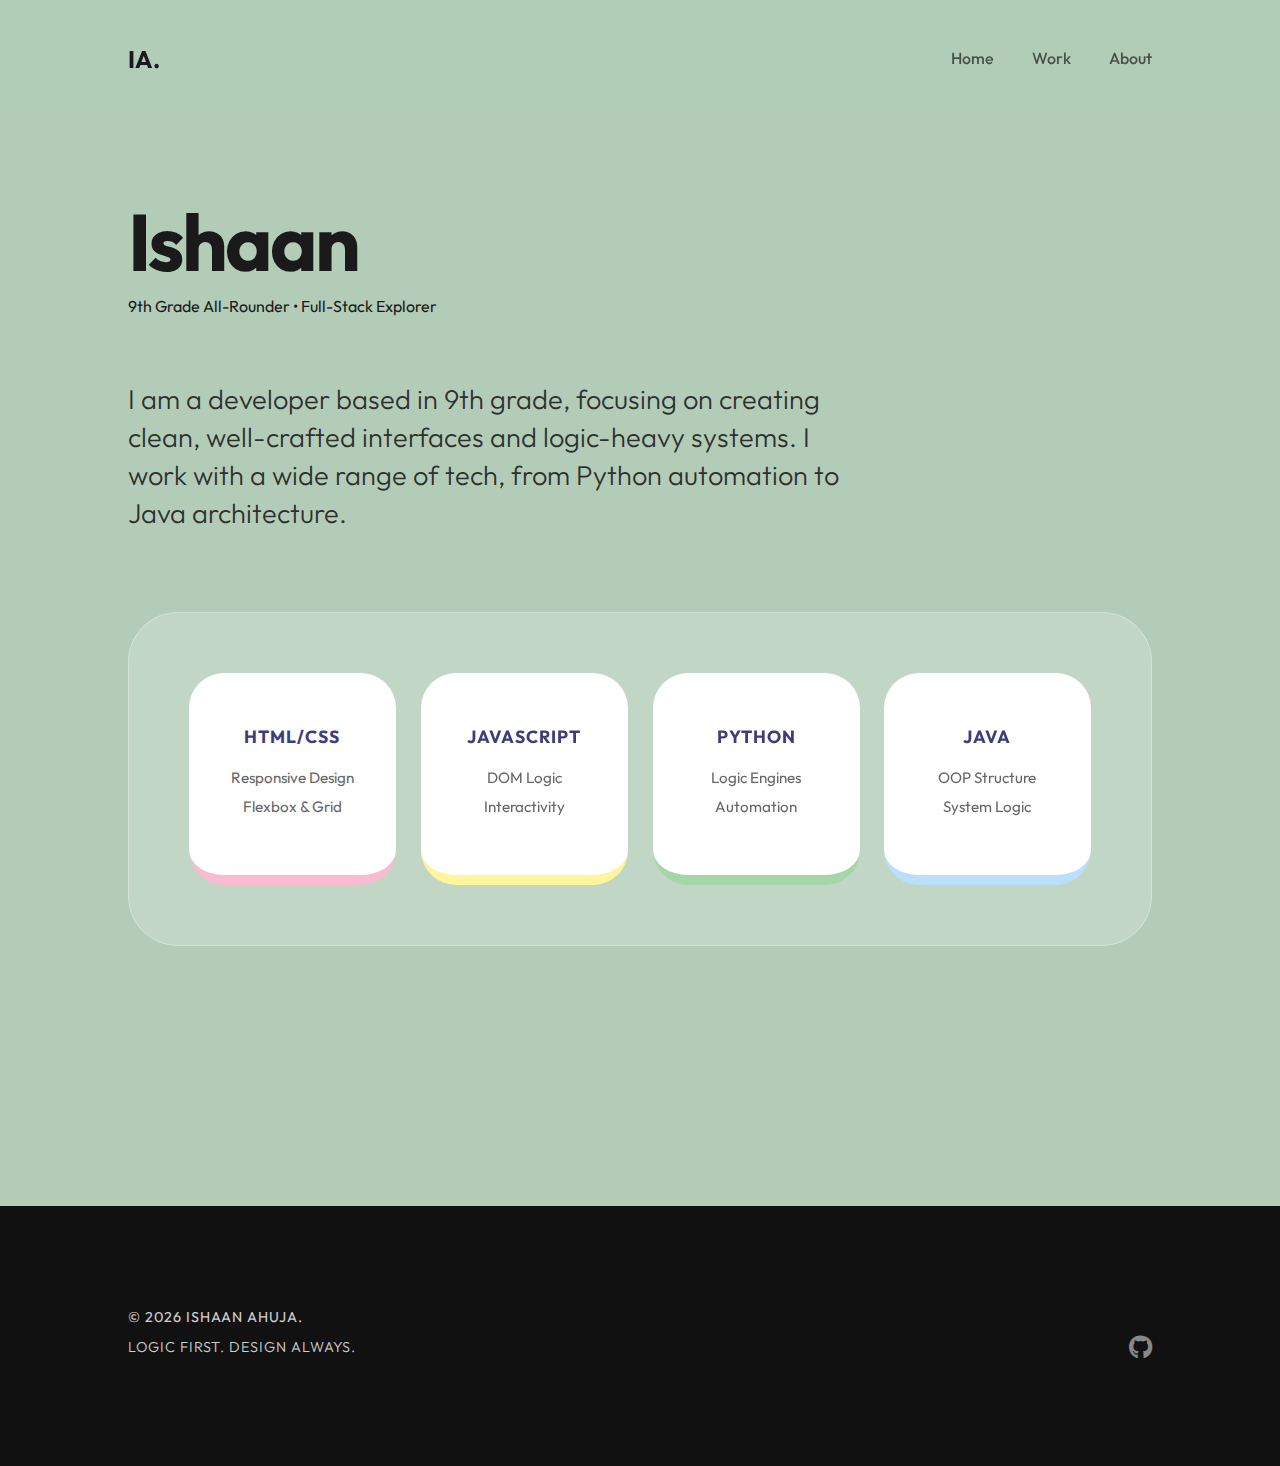
<file: index.html>
<!DOCTYPE html>
<html lang="en">
<head>
    
    <meta charset="UTF-8">
    <meta name="viewport" content="width=device-width, initial-scale=1.0">
    
    <title>Ishaan Ahuja | Logic Architecture & Full-Stack Dev</title>
    <meta name="title" content="Ishaan Ahuja | Logic Architecture & Dev">
    <meta name="description" content="9th-grade software developer specializing in high-performance Python engines, Java OOP, and clean UI systems. Explore the Logic Lab for technical scripts.">
    <meta name="keywords" content="Ishaan Ahuja, Software Developer, 9th Grade Developer, Python Logic, Java OOP, Logic Lab, Full-Stack Explorer, System Architecture, Clean Code">
    <meta name="author" content="Ishaan Ahuja">
    <link rel="canonical" href="https://ishaan-dev.netlify.app">

    <meta property="og:type" content="website">
    <meta property="og:url" content="https://ishaan-dev.netlify.app">
    <meta property="og:title" content="Ishaan Ahuja | Logic Architecture & Dev">
    <meta property="og:description" content="Logic First. Design Always. Explore technical scripts, Python engines, and modular frameworks.">
    <meta property="og:image" content="https://ishaan-dev.netlify.app/assets/preview-card.jpg">

    <meta name="twitter:card" content="summary_large_image">
    <meta property="twitter:url" content="https://ishaan-dev.netlify.app">
    <meta property="twitter:title" content="Ishaan Ahuja | Logic Architecture & Dev">
    <meta property="twitter:description" content="Logic First. Design Always. Explore technical scripts and modular frameworks.">
    <meta property="twitter:image" content="https://ishaan-dev.netlify.app/assets/preview-card.png">
    <link rel="preconnect" href="https://fonts.googleapis.com">
    <link rel="preconnect" href="https://fonts.gstatic.com" crossorigin>
    <link rel="preconnect" href="https://cdnjs.cloudflare.com">
    <link rel="stylesheet" href="style.css">
    <link rel="stylesheet" href="https://cdnjs.cloudflare.com/ajax/libs/font-awesome/6.0.0/css/all.min.css">
    <link href="https://fonts.googleapis.com/css2?family=Outfit:wght@300;500;700&display=swap" rel="stylesheet">
    <link rel="icon" type="image/x-icon" href="favicon.ico">
</head>
<body>
    <nav class="navbar" role="navigation" aria-label="Main Navigation">
        <div class="logo">IA.</div>
        <div class="nav-links">
            <a href="index.html" class="active">Home</a>
            <a href="projects.html">Work</a>
            <a href="about.html">About</a>
        </div>
    </nav>

    <header class="hero reveal">
        <div class="hero-flex">
            <h1 id="typewriter-name">Ishaan Ahuja</h1>
            <div class="hero-image">
                <i class="fas fa-user-code" style="font-size: 80px; color: var(--accent-purple);"></i>
            </div>
        </div>
        <p class="hero-subtitle">9th Grade All-Rounder • Full-Stack Explorer</p>
    </header>

    <main>
        <section class="home-about reveal" aria-labelledby="about-heading">
            <h2 id="about-heading" class="sr-only">About Me</h2>
            <p>I am a developer based in 9th grade, focusing on creating clean, well-crafted interfaces and logic-heavy systems. I work with a wide range of tech, from Python automation to Java architecture.</p>
        </section>

        <section class="home-container reveal" aria-label="Skills and Tech Stack">
            <div class="glass-shelf">
                <div class="panels-row">
                    <article class="panel html-panel">
                        <h3>HTML/CSS</h3>
                        <div class="panel-text"><p>Responsive Design</p><p>Flexbox & Grid</p></div>
                    </article>
                    <article class="panel js-panel">
                        <h3>JavaScript</h3>
                        <div class="panel-text"><p>DOM Logic</p><p>Interactivity</p></div>
                    </article>
                    <article class="panel python-panel">
                        <h3>Python</h3>
                        <div class="panel-text"><p>Logic Engines</p><p>Automation</p></div>
                    </article>
                    <article class="panel java-panel">
                        <h3>Java</h3>
                        <div class="panel-text"><p>OOP Structure</p><p>System Logic</p></div>
                    </article>
                </div>
            </div>
        </section>
    </main>

    <footer class="site-footer">
        <div class="footer-content">
            <div class="footer-left">
                <p>&copy; 2026 Ishaan Ahuja.</p>
                <p class="footer-tagline">Logic First. Design Always.</p>
            </div>
            <div class="footer-links">
                <a href="https://github.com/IshaanAhujaDev" target="_blank" aria-label="Follow Ishaan Ahuja on GitHub">
                    <i class="fab fa-github" aria-hidden="true"></i>
                </a>
            </div>
        </div>
    </footer>

    <script src="script.js" defer></script>
</body>
</html>
</file>
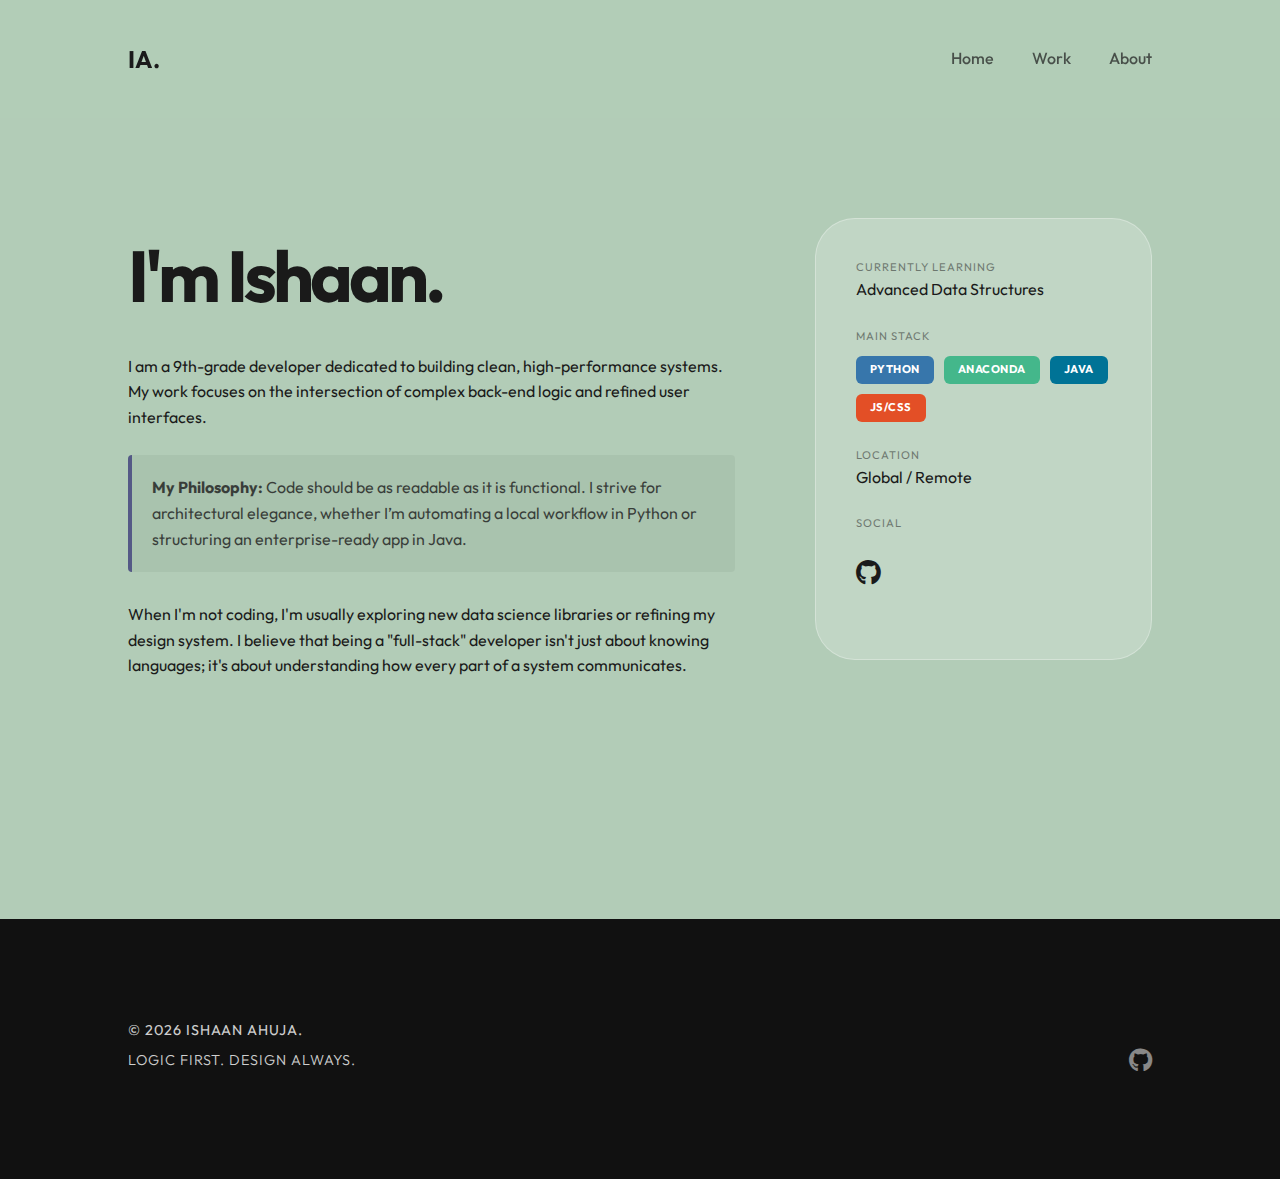
<file: about.html>
<!DOCTYPE html>
<html lang="en">
<head>
    <meta charset="UTF-8">
    <meta name="viewport" content="width=device-width, initial-scale=1.0">
    <title>About | Ishaan Ahuja</title>

    <meta name="title" content="About | Ishaan Ahuja">
    <meta name="description" content="Learn about the developer behind the Logic Architecture. Focused on Python, Java, and minimalist UI design.">
    <meta name="keywords" content="Ishaan Ahuja, Developer, Software Architecture, About Ishaan">
    <meta name="author" content="Ishaan Ahuja">

    <meta property="og:type" content="website">
    <meta property="og:url" content="https://ishaan-dev.netlify.app/about.html">
    <meta property="og:title" content="About Ishaan Ahuja | Software Developer">
    <meta property="og:description" content="The philosophy behind the code: Logic First. Design Always.">
    <meta property="og:image" content="assets/preview-card.jpg">

    <link rel="stylesheet" href="style.css">
    <link rel="stylesheet" href="https://cdnjs.cloudflare.com/ajax/libs/font-awesome/6.0.0/css/all.min.css">
    <link href="https://fonts.googleapis.com/css2?family=Outfit:wght@300;500;700&display=swap" rel="stylesheet">
    <link rel="icon" type="image/x-icon" href="favicon.ico">
</head>
<body>
    <nav class="navbar">
        <div class="logo">IA.</div>
        <div class="nav-links">
            <a href="index.html">Home</a>
            <a href="projects.html">Work</a>
            <a href="about.html" class="active">About</a>
        </div>
    </nav>

    <main class="section reveal">
        <div class="split-layout">
            <div class="main-bio">
                <h2 class="page-title">I'm Ishaan.</h2>
                <p>I am a 9th-grade developer dedicated to building clean, high-performance systems. My work focuses on the intersection of complex back-end logic and refined user interfaces.</p>
                
                <div class="about-block">
                    <strong>My Philosophy:</strong> Code should be as readable as it is functional. I strive for architectural elegance, whether I’m automating a local workflow in Python or structuring an enterprise-ready app in Java.
                </div>
                
                <p style="margin-top: 30px;">When I'm not coding, I'm usually exploring new data science libraries or refining my design system. I believe that being a "full-stack" developer isn't just about knowing languages; it's about understanding how every part of a system communicates.</p>
            </div>

            <aside class="sidebar">
                <div class="info-item">
                    <small>Currently Learning</small>
                    <p>Advanced Data Structures</p>
                </div>
                
                <div class="info-item">
                    <small>Main Stack</small>
                    <div class="badge-row" style="margin-top: 10px;">
                        <span class="badge py">Python</span>
                        <span class="badge ana">Anaconda</span>
                        <span class="badge java">Java</span>
                        <span class="badge web">JS/CSS</span>
                    </div>
                </div>

                <div class="info-item">
                    <small>Location</small>
                    <p>Global / Remote</p>
                </div>

                <div class="info-item">
                    <small>Social</small>
                    <div class="badge-row">
                        <a href="https://github.com/your-username" class="github-icon-link small-git" target="_blank">
                            <i class="fab fa-github"></i>
                        </a>
                    </div>
                </div>
            </aside>
        </div>
    </main>

    <footer class="site-footer">
    <div class="footer-content">
        <div class="footer-left">
            <p>&copy; 2026 Ishaan Ahuja.</p>
            <p class="footer-tagline">Logic First. Design Always.</p>
        </div>
        <div class="footer-links">
            <a href="https://github.com/your-username" target="_blank" aria-label="GitHub">
                <i class="fab fa-github"></i>
            </a>
        </div>
    </div>
</footer>

<script src="script.js"></script>
</file>
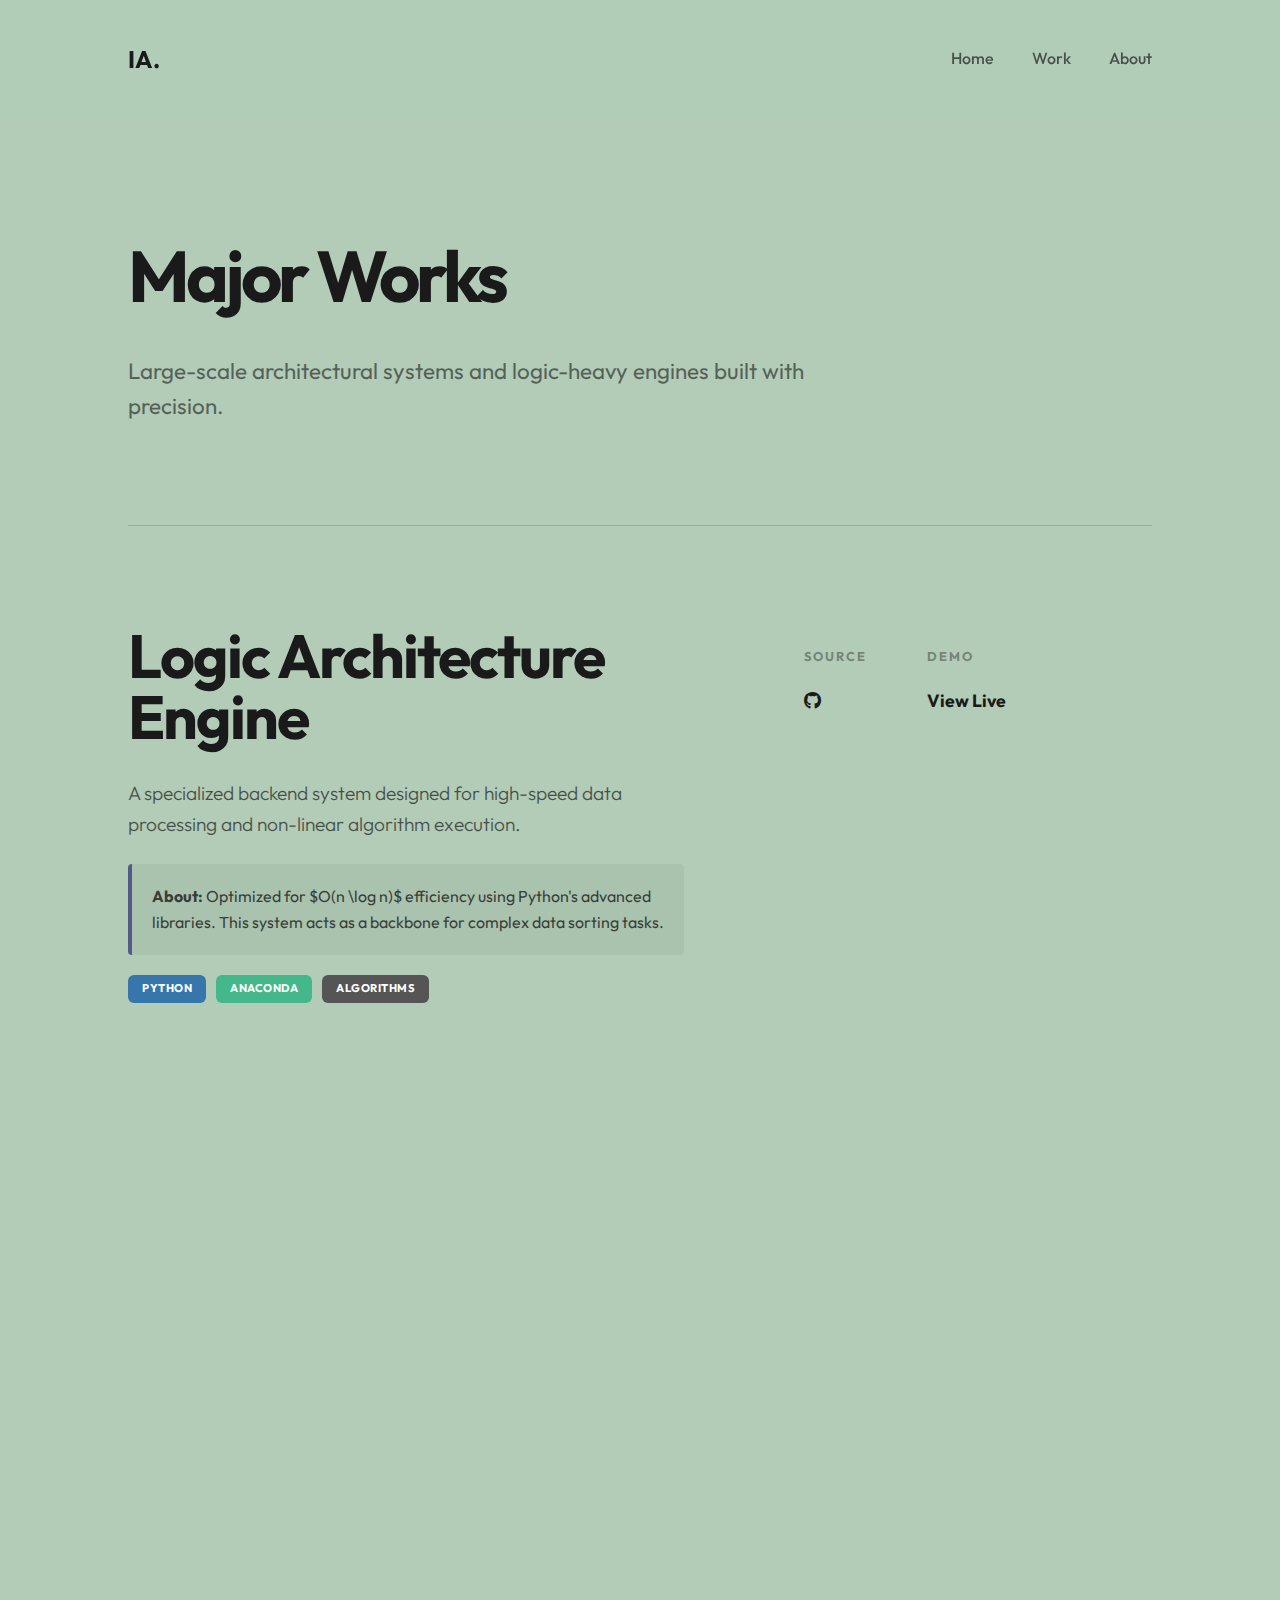
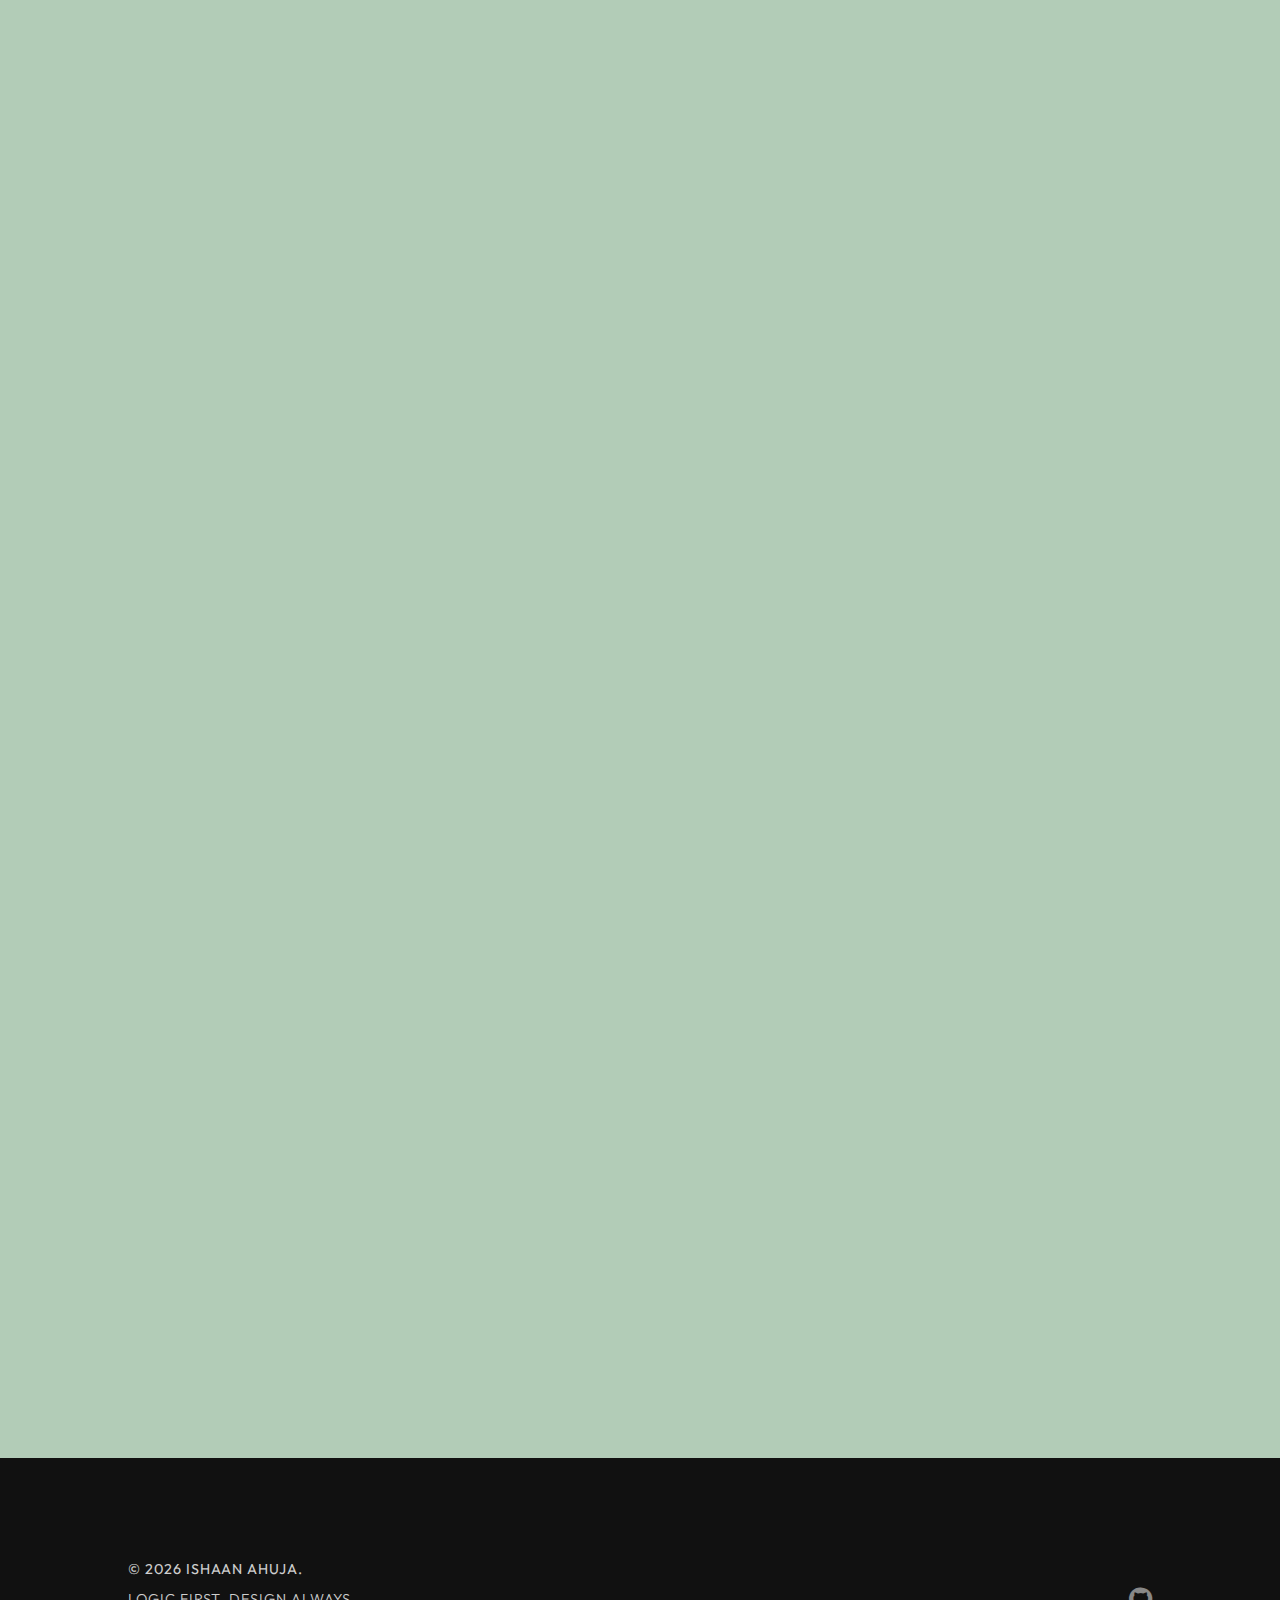
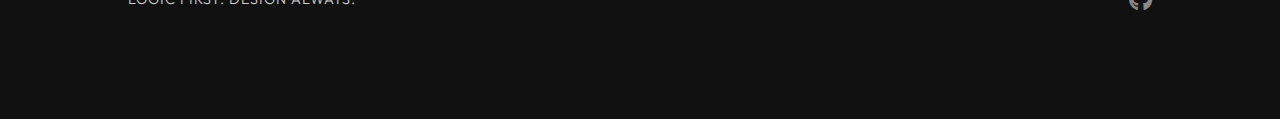
<file: projects.html>
<!DOCTYPE html>
<html lang="en">
<head>
    <meta charset="UTF-8">
    <meta name="viewport" content="width=device-width, initial-scale=1.0">
    <title>Ishaan Ahuja | Projects</title>

    <meta name="title" content="Ishaan Ahuja | Projects">
    <meta name="description" content="A deep dive into Python logic engines, Java OOP frameworks, and modular web architecture.">
    <meta name="keywords" content="Ishaan Ahuja, Software Developer, Python, Java, OOP, Projects">
    <meta name="author" content="Ishaan Ahuja">

    <meta property="og:type" content="website">
    <meta property="og:url" content="https://ishaan-dev.netlify.app/projects.html">
    <meta property="og:title" content="Ishaan Ahuja | Projects">
    <meta property="og:description" content="Exploring O(n) optimizations and clean code architecture.">
    <meta property="og:image" content="assets/preview-card.jpg">

    <link rel="stylesheet" href="style.css">
    <link rel="stylesheet" href="https://cdnjs.cloudflare.com/ajax/libs/font-awesome/6.0.0/css/all.min.css">
    <link href="https://fonts.googleapis.com/css2?family=Outfit:wght@300;500;700&display=swap" rel="stylesheet">
    <link rel="icon" type="image/x-icon" href="favicon.ico">
</head>
<body>
    <nav class="navbar">
        <div class="logo">IA.</div>
        <div class="nav-links">
            <a href="index.html">Home</a>
            <a href="projects.html" class="active">Work</a>
            <a href="about.html">About</a>
        </div>
    </nav>

    <main class="section">
        <div class="reveal">
            <h2 class="page-title">Major Works</h2>
            <p class="work-intro">Large-scale architectural systems and logic-heavy engines built with precision.</p>
        </div>

        <div class="project-list">
            <div class="project-item reveal">
                <div class="project-main">
                    <h3>Logic Architecture Engine</h3>
                    <p>A specialized backend system designed for high-speed data processing and non-linear algorithm execution.</p>
                    <div class="about-block">
                        <strong>About:</strong> Optimized for $O(n \log n)$ efficiency using Python's advanced libraries. This system acts as a backbone for complex data sorting tasks.
                    </div>
                    <div class="badge-row">
                        <span class="badge py">Python</span>
                        <span class="badge ana">Anaconda</span>
                        <span class="badge dsa">Algorithms</span>
                    </div>
                </div>
                <div class="project-meta">
                    <div class="meta-col">
                        <h4>Source</h4>
                        <a href="https://github.com/your-username" class="github-icon-link" target="_blank">
                            <i class="fab fa-github"></i>
                        </a>
                    </div>
                    <div class="meta-col">
                        <h4>Demo</h4>
                        <a href="about:blank" target="_blank">View Live</a>
                    </div>
                </div>
            </div>

            <div class="project-item reveal">
                <div class="project-main">
                    <h3>OOP Structural Framework</h3>
                    <p>Building scalable system hierarchies through strict inheritance patterns and polymorphic logic.</p>
                    <div class="about-block">
                        <strong>About:</strong> A deep dive into Java 17 features, focusing on memory management and clean, modular code architecture.
                    </div>
                    <div class="badge-row">
                        <span class="badge java">Java 17</span>
                        <span class="badge oop">OOP Design</span>
                    </div>
                </div>
                <div class="project-meta">
                    <div class="meta-col">
                        <h4>Source</h4>
                        <a href="https://github.com/your-username" class="github-icon-link" target="_blank">
                            <i class="fab fa-github"></i>
                        </a>
                    </div>
                    <div class="meta-col">
                        <h4>Demo</h4>
                        <a href="about:blank" target="_blank">View Live</a>
                    </div>
                </div>
            </div>
        </div>

        <div class="reveal logic-lab-header">
            <h2 class="page-title">Logic Lab</h2>
            <p class="work-intro">A curated grid of technical puzzles, scripts, and interface experiments.</p>
        </div>

        <div class="exercise-grid reveal">
            <div class="mini-panel">
                <div class="mini-header">
                    <span class="mini-icon">🐍</span>
                    <a href="https://github.com/your-username" class="github-icon-link small-git" target="_blank">
                        <i class="fab fa-github"></i>
                    </a>
                </div>
                <h4>Cipher Solver</h4>
                <div class="about-block-mini">Automated decryption script using frequency analysis.</div>
                <div class="badge-row-mini">
                    <span class="badge py">Python</span>
                    <span class="badge ana">Anaconda</span>
                </div>
            </div>

            <div class="mini-panel">
                <div class="mini-header">
                    <span class="mini-icon">☕</span>
                    <a href="https://github.com/your-username" class="github-icon-link small-git" target="_blank">
                        <i class="fab fa-github"></i>
                    </a>
                </div>
                <h4>Bank Logic</h4>
                <div class="about-block-mini">Secure transaction simulation utilizing Java encapsulation.</div>
                <div class="badge-row-mini">
                    <span class="badge java">Java</span>
                </div>
            </div>

            <div class="mini-panel">
                <div class="mini-header">
                    <span class="mini-icon">🎨</span>
                    <a href="https://github.com/your-username" class="github-icon-link small-git" target="_blank">
                        <i class="fab fa-github"></i>
                    </a>
                </div>
                <h4>Glass UI Kit</h4>
                <div class="about-block-mini">A library of reusable glassmorphism components.</div>
                <div class="badge-row-mini">
                    <span class="badge web">HTML/CSS</span>
                </div>
            </div>
        </div>
    </main>

    <footer class="site-footer">
    <div class="footer-content">
        <div class="footer-left">
            <p>&copy; 2026 Ishaan Ahuja.</p>
            <p class="footer-tagline">Logic First. Design Always.</p>
        </div>
        <div class="footer-links">
            <a href="https://github.com/your-username" target="_blank" aria-label="GitHub">
                <i class="fab fa-github"></i>
            </a>
        </div>
    </div>
</footer>

<script src="script.js"></script>
</file>
<file: style.css>
/* --- 1. THE UNBREAKABLE RESET --- */
* { 
    box-sizing: border-box; 
    margin: 0; 
    padding: 0; 
    list-style: none !important; 
    text-decoration: none;
    -webkit-font-smoothing: antialiased;
}

:root {
    --bg-sage: #b2ccb7;
    --text-dark: #1a1a1a;
    --accent-purple: #3d3d7a;
    --white: #ffffff;
    --footer-black: #111111;
    /* Language & Badge Colors */
    --py: #3776ab; 
    --java: #007396; 
    --web: #e34f26; 
    --ana: #44b78b; /* Anaconda Green */
}

body {
    
    font-family: 'Outfit', sans-serif;
    font-display: swap; /* Add this if it's in a @font-face, otherwise it's handled in the Google URL */
    background-color: var(--bg-sage);
    color: var(--text-dark);
    line-height: 1.6;
    overflow-x: hidden;
}

/* --- 2. NAVIGATION --- */
.navbar { 
    display: flex; 
    justify-content: space-between; 
    padding: 40px 10%; 
    align-items: center; 
    position: sticky;
    top: 0;
    background: rgba(178, 204, 183, 0.85);
    backdrop-filter: blur(12px);
    z-index: 1000;
}

.logo { 
    font-weight: 700; 
    font-size: 1.5rem; 
    color: var(--text-dark); 
}

.nav-links a { 
    color: var(--text-dark); 
    margin-left: 35px; 
    font-weight: 500; 
    opacity: 0.7; /* Increased from 0.5 for accessibility */
    transition: all 0.3s ease; 
}
}

.nav-links a.active, .nav-links a:hover { 
    opacity: 1; 
    color: var(--accent-purple);
    border-bottom: 2px solid var(--accent-purple); 
}

/* --- 3. HERO SECTION (Home Page) --- */
.hero { padding: 80px 10% 20px; }

.hero-flex { 
    display: flex; 
    align-items: center; 
    gap: 30px; 
    flex-wrap: wrap;
}

.hero h1 { 
    font-size: 5rem; 
    letter-spacing: -3px; 
    line-height: 1.1;
    min-height: 1.2em; 
}

.hero-image img {
    width: 100px;
    height: 100px;
    border-radius: 50%;
    object-fit: cover;
    border: 4px solid var(--white);
    box-shadow: 0 12px 24px rgba(0,0,0,0.1);
    /* Prevents the page from jumping when the image loads */
    aspect-ratio: 1 / 1; 
}
}

.hero-subtitle { 
    font-size: 1.4rem; 
    opacity: 0.7; 
    margin-top: 20px; 
    font-weight: 300;
}

.home-about { 
    padding: 40px 10% 80px; 
    max-width: 1000px; 
    font-size: 1.7rem; 
    font-weight: 300; 
    line-height: 1.4;
    color: rgba(26, 26, 26, 0.9);
}

/* --- 4. THE SHELF (Skill Panels) --- */
.home-container { padding: 0 10% 120px; }

.glass-shelf { 
    background: rgba(255, 255, 255, 0.2); 
    backdrop-filter: blur(20px); 
    padding: 60px; 
    border-radius: 50px; 
    border: 1px solid rgba(255, 255, 255, 0.3); 
}

.panels-row { 
    display: flex; 
    gap: 25px; 
}

.panel { 
    flex: 1; 
    background: var(--white); 
    padding: 50px 20px; 
    border-radius: 35px; 
    text-align: center; 
    border-bottom: 10px solid #ddd; 
    transition: all 0.4s cubic-bezier(0.175, 0.885, 0.32, 1.275); 
    /* Tells browser to optimize rendering for these cards */
    contain: content; 
}
}

.panel:hover { 
    transform: translateY(-15px); 
    box-shadow: 0 25px 50px rgba(0,0,0,0.15); 
}

.panel-icon { font-size: 2.5rem; margin-bottom: 15px; display: block; }

.panel h3 { 
    font-size: 1.1rem; 
    margin-bottom: 15px; 
    color: var(--accent-purple); 
    text-transform: uppercase; 
    letter-spacing: 1px; 
}

.panel-text p { font-size: 0.95rem; color: #666; margin-bottom: 5px; }

/* Panel Border Accents */
.html-panel { border-color: #f8bbd0; }
.js-panel { border-color: #fff59d; }
.python-panel { border-color: #a5d6a7; }
.java-panel { border-color: #bbdefb; }

/* --- 5. THE BADGE SYSTEM --- */
.badge-row { display: flex; gap: 10px; margin-top: 20px; flex-wrap: wrap; }
.badge-row-mini { display: flex; gap: 8px; flex-wrap: wrap; margin-top: auto; }

.badge { 
    padding: 5px 14px; 
    border-radius: 6px; 
    font-size: 0.7rem; 
    font-weight: 700; 
    text-transform: uppercase; 
    color: white; 
    letter-spacing: 0.5px; 
}

.badge.py { background: var(--py); }
.badge.java { background: var(--java); }
.badge.ana { background: var(--ana); } /* Anaconda Badge */
.badge.web { background: var(--web); }
.badge.dsa, .badge.oop { background: #555; }

/* --- 6. ABOUT BLOCKS (README Callouts) --- */
.about-block { 
    margin-top: 25px; 
    padding: 20px; 
    background: rgba(0,0,0,0.05); 
    border-left: 4px solid var(--accent-purple); 
    border-radius: 4px; 
    font-size: 1rem; 
    opacity: 0.8; 
}

.about-block-mini { 
    font-size: 0.9rem; 
    opacity: 0.7; 
    margin-bottom: 20px; 
    min-height: 45px; 
}

/* --- 7. WORK PAGE (The Dunks Grid) --- */
.section { padding: 100px 10%; max-width: 1500px; margin: 0 auto; }

.page-title { 
    font-size: 4.5rem; 
    letter-spacing: -4px; 
    margin-bottom: 20px; 
}

.work-intro { 
    font-size: 1.4rem; 
    opacity: 0.6; 
    margin-bottom: 100px; 
    max-width: 700px; 
}

.project-item { 
    display: grid; 
    grid-template-columns: 1.6fr 1fr; 
    gap: 120px; 
    padding: 100px 0; 
    border-top: 1px solid rgba(0,0,0,0.15); 
}

.project-main h3 { 
    font-size: 3.8rem; 
    letter-spacing: -2px; 
    line-height: 1; 
    margin-bottom: 30px; 
}

.project-main p { 
    font-size: 1.2rem; 
    opacity: 0.7; 
    max-width: 650px; 
    font-weight: 300;
}

/* GitHub Icon Links */
.github-icon-link { font-size: 2.5rem; color: var(--text-dark); transition: 0.3s; }
.github-icon-link:hover { color: var(--accent-purple); transform: scale(1.1); }
.small-git { font-size: 1.6rem; }

.project-meta { display: flex; gap: 60px; padding-top: 20px; }

.meta-col h4 { 
    font-size: 0.8rem; 
    text-transform: uppercase; 
    letter-spacing: 2px; 
    margin-bottom: 20px; 
    opacity: 0.4; 
}

.meta-col p, .meta-col a { font-weight: 700; color: var(--text-dark); font-size: 1.1rem; }

/* --- 8. LOGIC LAB (Mini Panels) --- */
.logic-lab-header { margin-top: 140px; border-top: 1px solid rgba(0,0,0,0.15); padding-top: 100px; }

.exercise-grid { 
    display: grid; 
    grid-template-columns: repeat(auto-fill, minmax(320px, 1fr)); 
    gap: 35px; 
    margin-top: 50px; 
}

.mini-panel { 
    background: var(--white); 
    padding: 45px 35px; 
    border-radius: 40px; 
    border-bottom: 10px solid #ddd; 
    transition: 0.4s; 
    display: flex;
    flex-direction: column;
}

.mini-panel:hover { 
    transform: translateY(-12px); 
    box-shadow: 0 30px 60px rgba(0,0,0,0.1); 
}

.mini-header { display: flex; justify-content: space-between; align-items: center; margin-bottom: 20px; }
.mini-icon { font-size: 2.2rem; }

/* --- 9. ABOUT PAGE SPECIFICS --- */
.split-layout {
    display: grid;
    grid-template-columns: 1.8fr 1fr;
    gap: 80px;
    align-items: start;
}

.sidebar {
    background: rgba(255, 255, 255, 0.2);
    padding: 40px;
    border-radius: 40px;
    border: 1px solid rgba(255, 255, 255, 0.3);
}

.info-item { margin-bottom: 25px; }
.info-item small { 
    text-transform: uppercase; 
    letter-spacing: 1px; 
    font-size: 0.7rem; 
    opacity: 0.5; 
    display: block; 
}

/* --- 10. BLACK FOOTER --- */
.site-footer { 
    background: var(--footer-black); 
    color: var(--white); 
    padding: 100px 10%; 
    margin-top: 140px; 
}

.footer-content { 
    display: flex; 
    justify-content: space-between; 
    align-items: flex-end; 
    flex-wrap: wrap; 
    gap: 40px;
}

.footer-tagline { 
    font-size: 2.2rem; 
    font-weight: 300; 
    max-width: 500px; 
    line-height: 1.2;
}

.footer-links a { 
    color: var(--white); 
    margin-left: 30px; 
    opacity: 0.5; 
    font-size: 1.5rem;
    transition: 0.3s; 
}

.footer-links a:hover { opacity: 1; }

/* --- 11. REVEAL & RESPONSIVE --- */
.reveal { 
    opacity: 0; 
    transform: translateY(50px); 
    transition: 1.2s cubic-bezier(0.2, 1, 0.3, 1); 
}

.reveal.active { 
    opacity: 1; 
    transform: translateY(0); 
}

@media (max-width: 1200px) {
    .project-item { grid-template-columns: 1fr; gap: 60px; }
    .exercise-grid { grid-template-columns: 1fr 1fr; }
    .hero h1 { font-size: 4rem; }
    .split-layout { grid-template-columns: 1fr; }
}

@media (max-width: 768px) {
    .exercise-grid { grid-template-columns: 1fr; }
    .footer-content { flex-direction: column; align-items: flex-start; }
    .footer-links a { margin-left: 0; margin-right: 20px; }
    .hero h1 { font-size: 3rem; }
}
.footer-left p { 
    opacity: 0.8; /* Increased from 0.5 for color contrast audit */
    font-size: 0.9rem; 
    margin-bottom: 10px;
    text-transform: uppercase;
    letter-spacing: 1px;
}
</file>
